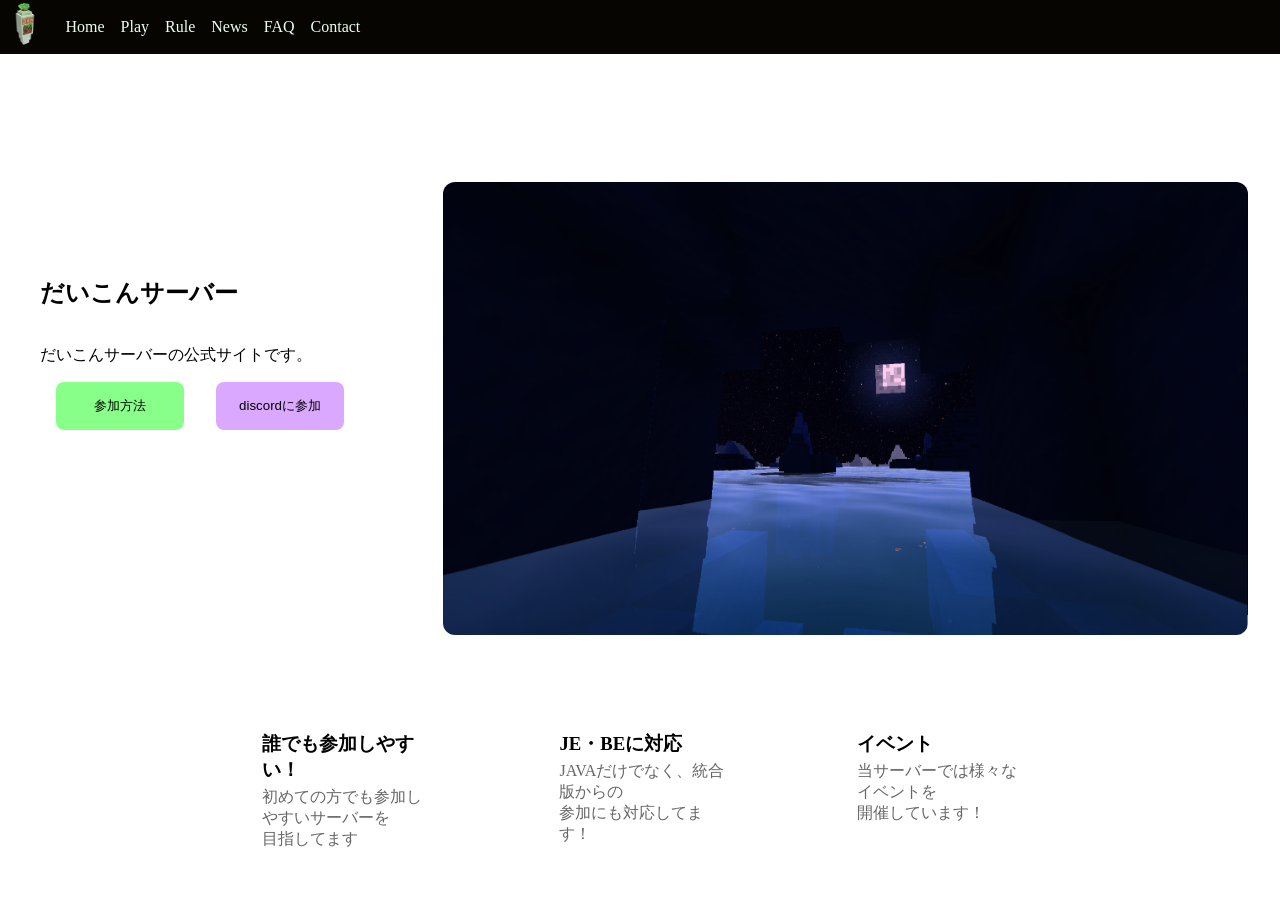
<file: index.html>
<!doctype html>
<html lang="ja">
  <head>
    <meta charset="UTF-8" />
    <meta name="viewport" content="width=device-width, initial-scale=1.0" />
    <title>だいこんさーばー</title>
    <link rel="icon" href="icon.png" type="image/png" />
    <meta property="og:title" content="だいこんサーバー" />
    <meta property="og:description" content="だいこんサーバーの公式サイトです。" />
    <meta property="og:url" content="https://www.daikonsv.mczero.net/" />
    <meta property="og:type" content="website" />
    <link rel="canonical" href="https://www.daikonsv.mczero.net/" />
    <meta
      name="description"
      content="daikonsv - Minecraftサーバーのホームページ"
    />
    <meta name="google-site-verification" content="rvKCU1gNz3Yyw-LfB7QOd2rd1wiA8xljrcsNC6v1JRI" />
    <meta name="twitter:card" content="summary" />
    <link rel="stylesheet" href="/assets/style.css" />
    <script src="assets/script.js" defer></script>
  </head>
  <body>
    <header>
      <button id="hamburger">&#9776;</button>
      <nav id="nav-links">
        <a href="/"><img src="/assets/icon.png" alt="logo" /></a>

        <a href="/">Home</a>
        <a href="/play">Play</a>
        <a href="/rule">Rule</a>
        <a href="/news">News</a>
        <a href="/faq">FAQ</a>
        <a href="/contact">Contact</a>
      </nav>
    </header>
    <main>
      <section class="hero">
        <div class="hero__text">
          <h1>だいこんサーバー</h1>
          <p>だいこんサーバーの公式サイトです。</p>
            <div class="hero_buttons">
            <button class="hero_btn" style="--base: #88ff89" onclick="location.href='play'">参加方法</button>
            <button class="hero_btn" style="--base: #daa9ff" onclick="location.href='contact'">discordに参加</button>
          </div>
        </div>
        <img src="assets/thumbnail.png" alt="" class="hero__img">
      </section>
      <div class="info">
  <div class="info__item">
    <h3>誰でも参加しやすい！</h3>
    <p>初めての方でも参加しやすいサーバーを<br>目指してます</p>
  </div>
  <div class="info__item">
    <h3>JE・BEに対応</h3>
    <p>JAVAだけでなく、統合版からの<br>参加にも対応してます！</p>
  </div>
  <div class="info__item">
    <h3>イベント</h3>
    <p>当サーバーでは様々なイベントを<br>開催しています！</p>
  </div>
</div>
    </main>
    <noscript>
      なんらかのscriptが無効化されているため、不具合が出る場合があります。
    </noscript>
  </body>
</html>
</file>
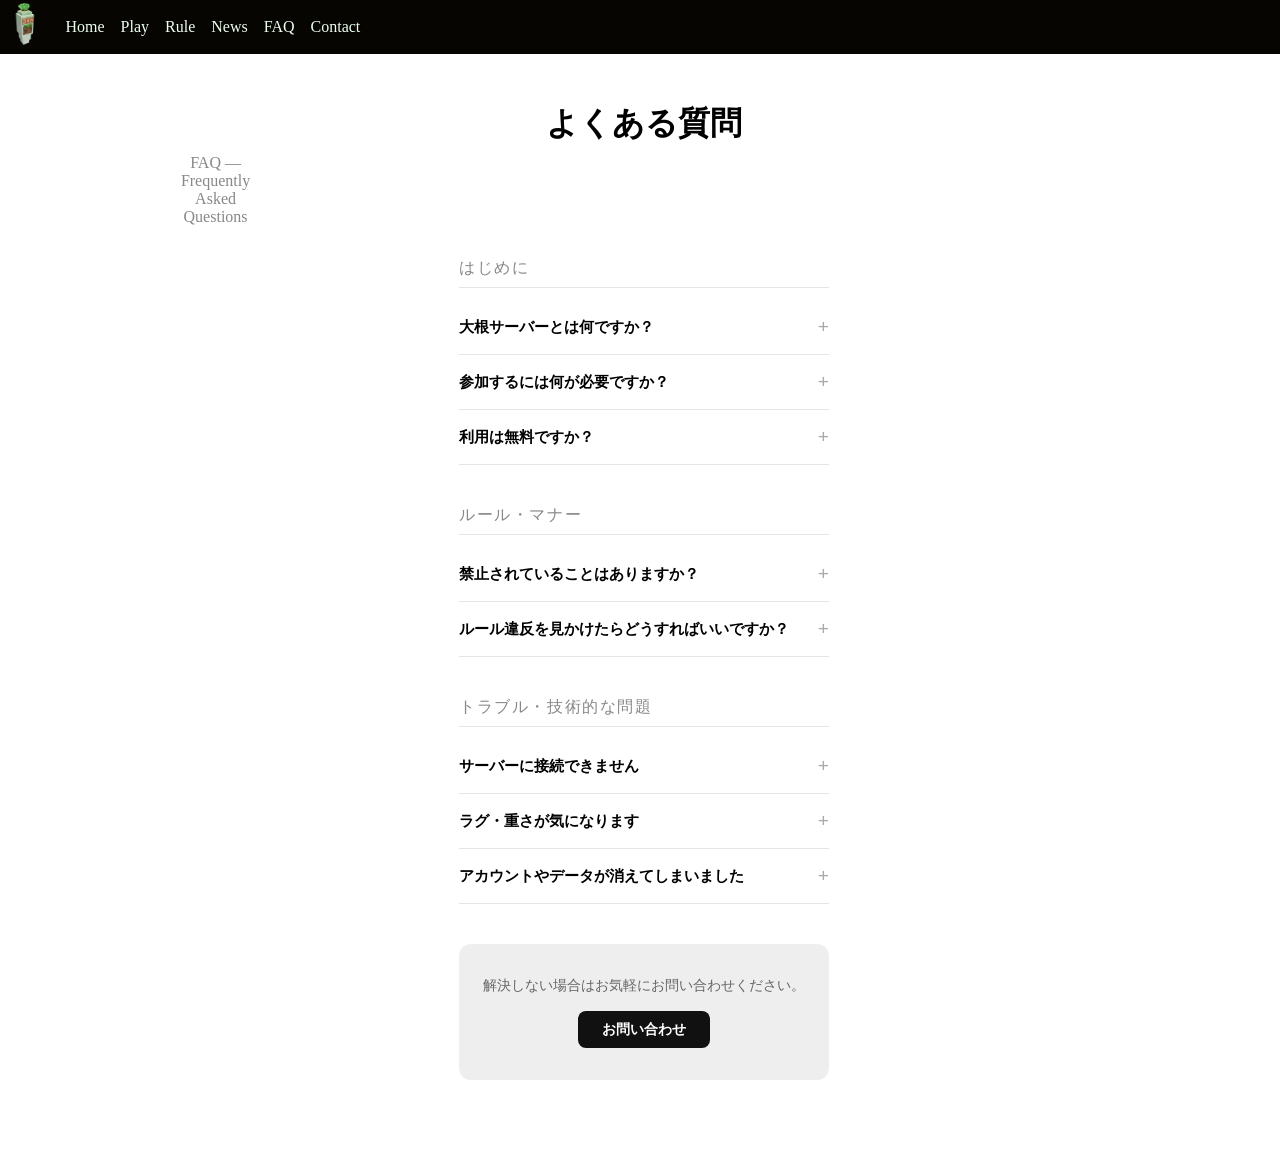
<file: faq.html>
<!doctype html>
<html lang="ja">
  <head>
    <meta charset="UTF-8" />
    <meta name="viewport" content="width=device-width, initial-scale=1.0" />
    <title>FAQ - だいこんさーばー</title>

    <link rel="icon" href="icon.png" type="image/png" />

    <meta property="og:title" content="FAQ - 大根サーバー" />
    <meta property="og:description" content="大根サーバーに関するよくある質問と回答。" />
    <meta property="og:url" content="https://www.daikonsv.mczero.net/faq" />
    <meta property="og:type" content="website" />
    <meta name="twitter:card" content="summary" />

    <link rel="canonical" href="https://www.daikonsv.mczero.net/faq" />
    <meta name="description" content="大根サーバーに関するよくある質問（FAQ）ページです。参加方法やルール、トラブル対応などをまとめています。" />

    <link rel="stylesheet" href="/assets/style.css" />
    <script src="assets/script.js" defer></script>

  </head>
  <body>
    <header>
      <button id="hamburger">&#9776;</button>
      <nav id="nav-links">
        <a href="/"><img src="/assets/icon.png" alt="logo" /></a>
        <a href="/">Home</a>
        <a href="/play">Play</a>
        <a href="/rule">Rule</a>
        <a href="/news">News</a>
        <a href="/faq">FAQ</a>
        <a href="/contact">Contact</a>
      </nav>
    </header>

    <main>
      <div class="faq-hero">
        <h1>よくある質問</h1>
        <p class="info">FAQ — Frequently Asked Questions</p>
      </div>

      <div class="faq-container">

        <div class="faq-section">
          <p class="faq-section-title">はじめに</p>

          <div class="faq-item">
            <button class="faq-question">
              大根サーバーとは何ですか？
              <span class="faq-icon">+</span>
            </button>
            <div class="faq-answer">
              大根サーバーは、みんなで楽しめるゲームサーバーです。ルールに従って参加することで、誰でも無料でプレイできます。詳しくは <a href="/rule">ルールページ</a> をご覧ください。
            </div>
          </div>

          <div class="faq-item">
            <button class="faq-question">
              参加するには何が必要ですか？
              <span class="faq-icon">+</span>
            </button>
            <div class="faq-answer">
              インターネット接続と対応するゲームクライアントがあれば参加できます。詳しい手順は <a href="/play">Playページ</a> に記載しています。
            </div>
          </div>

          <div class="faq-item">
            <button class="faq-question">
              利用は無料ですか？
              <span class="faq-icon">+</span>
            </button>
            <div class="faq-answer">
              はい、基本的に無料でご利用いただけます。一部のコンテンツやサポートについては有料オプションが設けられる可能性がありますが、現在はすべて無料です。
            </div>
          </div>
        </div>

        <div class="faq-section">
          <p class="faq-section-title">ルール・マナー</p>

          <div class="faq-item">
            <button class="faq-question">
              禁止されていることはありますか？
              <span class="faq-icon">+</span>
            </button>
            <div class="faq-answer">
              チート・荒らし・他のプレイヤーへの嫌がらせ・不適切な発言などは禁止されています。違反した場合はBANされることがあります。詳細は <a href="/rule">ルール</a> を必ずお読みください。
            </div>
          </div>

          <div class="faq-item">
            <button class="faq-question">
              ルール違反を見かけたらどうすればいいですか？
              <span class="faq-icon">+</span>
            </button>
            <div class="faq-answer">
              <a href="/contact">お問い合わせページ</a> にある Discord の報告チャンネル(※まだない)からご連絡ください。証拠となるスクリーンショットがあると対応がスムーズです。
            </div>
          </div>
        </div>

        <div class="faq-section">
          <p class="faq-section-title">トラブル・技術的な問題</p>

          <div class="faq-item">
            <button class="faq-question">
              サーバーに接続できません
              <span class="faq-icon">+</span>
            </button>
            <div class="faq-answer">
              まずサーバーが稼働中かどうかを <a href="https://status.daikonsv.mczero.net">Statusページ</a> でご確認ください。それでも繋がらない場合は、ファイアウォールの設定やクライアントのバージョンをご確認ください。
            </div>
          </div>

          <div class="faq-item">
            <button class="faq-question">
              ラグ・重さが気になります
              <span class="faq-icon">+</span>
            </button>
            <div class="faq-answer">
              サーバーは日本国内に設置しています。海外からのアクセスや、ご自身の回線状況によっては遅延が発生することがあります。混雑時間帯を避けるとスムーズにプレイできる場合があります。
            </div>
          </div>

          <div class="faq-item">
            <button class="faq-question">
              アカウントやデータが消えてしまいました
              <span class="faq-icon">+</span>
            </button>
            <div class="faq-answer">
              お手数ですが <a href="/contact">お問い合わせ</a> よりご連絡ください。可能な範囲で調査・対応いたします。なお、不正行為によるBANの場合はデータの復元はできません。
            </div>
          </div>
        </div>

        <div class="faq-contact">
          <p>解決しない場合はお気軽にお問い合わせください。</p>
          <a href="/contact">お問い合わせ</a>
        </div>

      </div>
    </main>

    <noscript>
      なんらかのscriptが無効化されているため、不具合が出る場合があります。
    </noscript>

    <script>
      document.querySelectorAll('.faq-question').forEach(btn => {
        btn.addEventListener('click', () => {
          const item = btn.closest('.faq-item');
          const isOpen = item.classList.contains('open');
          document.querySelectorAll('.faq-item.open').forEach(el => el.classList.remove('open'));
          if (!isOpen) item.classList.add('open');
        });
      });
    </script>
  </body>
</html>
</file>
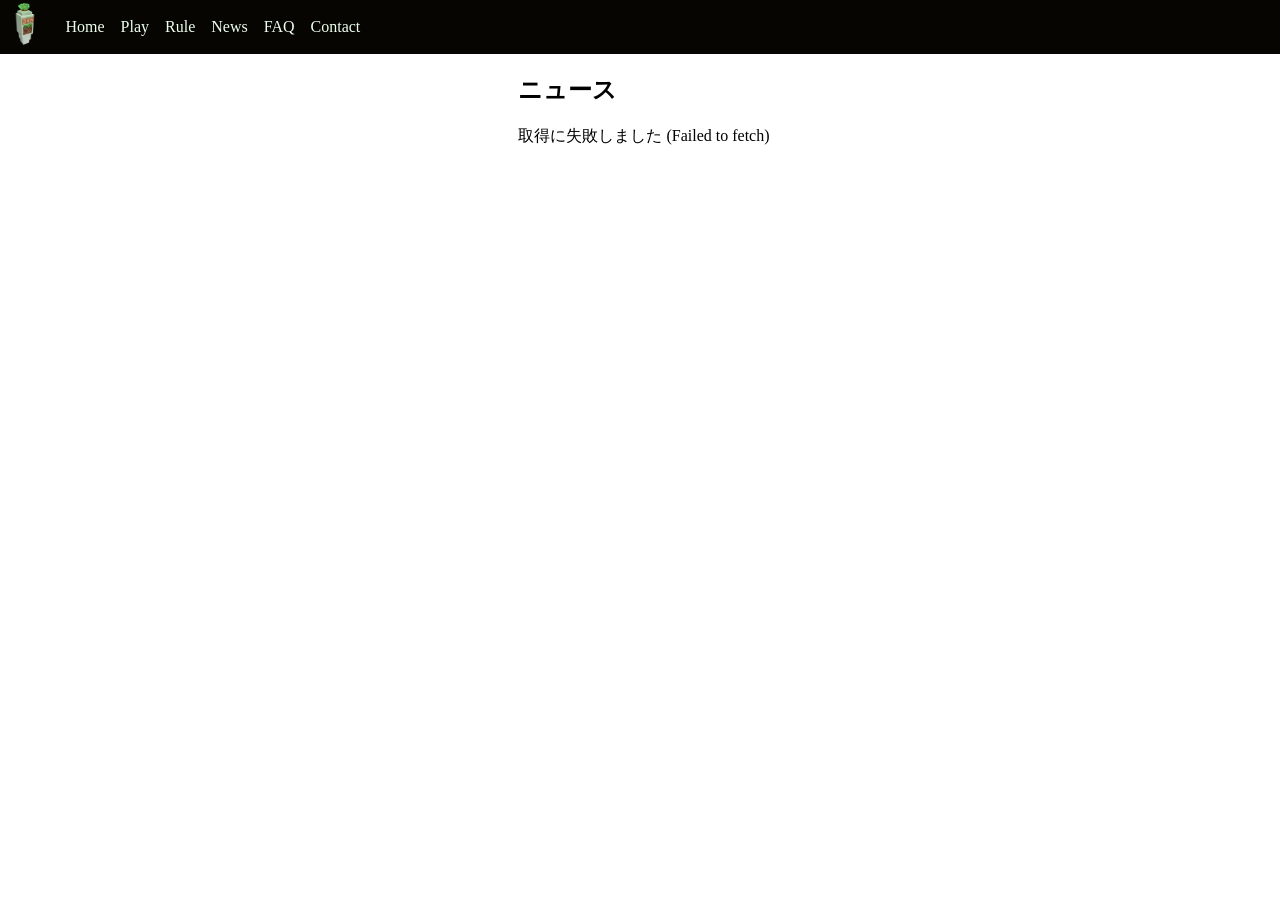
<file: news.html>
<!doctype html>
<html lang="ja">
  <head>
    <meta charset="UTF-8" />
    <meta name="viewport" content="width=device-width, initial-scale=1.0" />
    <title>だいこんさーばー</title>
    <link rel="icon" href="icon.png" type="image/png" />
    <meta property="og:title" content="大根サーバー" />
    <meta property="og:description" content="大根サーバーの公式サイトです。" />
    <meta property="og:url" content="www.daikonsv.mczero.net" />
    <!-- <meta property="og:image" content="https://www.daikonsv.f5.si/daikon.png"> -->
    <meta property="og:type" content="website" />
    <!-- TODO: add a path, add a description -->
    <link rel="canonical" href="https://www.daikonsv.mczero.net/news" />
    <meta name="description" content="ニュース" />

    <meta name="twitter:card" content="summary" />
    <link rel="stylesheet" href="/assets/style.css" />
    <script src="assets/script.js" defer></script>
  </head>
  <body>
    <header>
      <button id="hamburger">&#9776;</button>
      <nav id="nav-links">
        <a href="/"><img src="/assets/icon.png" alt="logo" /></a>

        <a href="/">Home</a>
        <a href="/play">Play</a>
        <a href="/rule">Rule</a>
        <a href="/news">News</a>
        <a href="/faq">FAQ</a>
        <a href="/contact">Contact</a>
      </nav>
    </header>
    <main>
      <section id="news">
        <h1>ニュース</h1>

        <div id="news-list">
          <p>読み込み中...</p>
        </div>
      </section>
    </main>
    <noscript>
      なんらかのscriptが無効化されているため、不具合が出る場合があります。
    </noscript>
  </body>
</html>
</file>
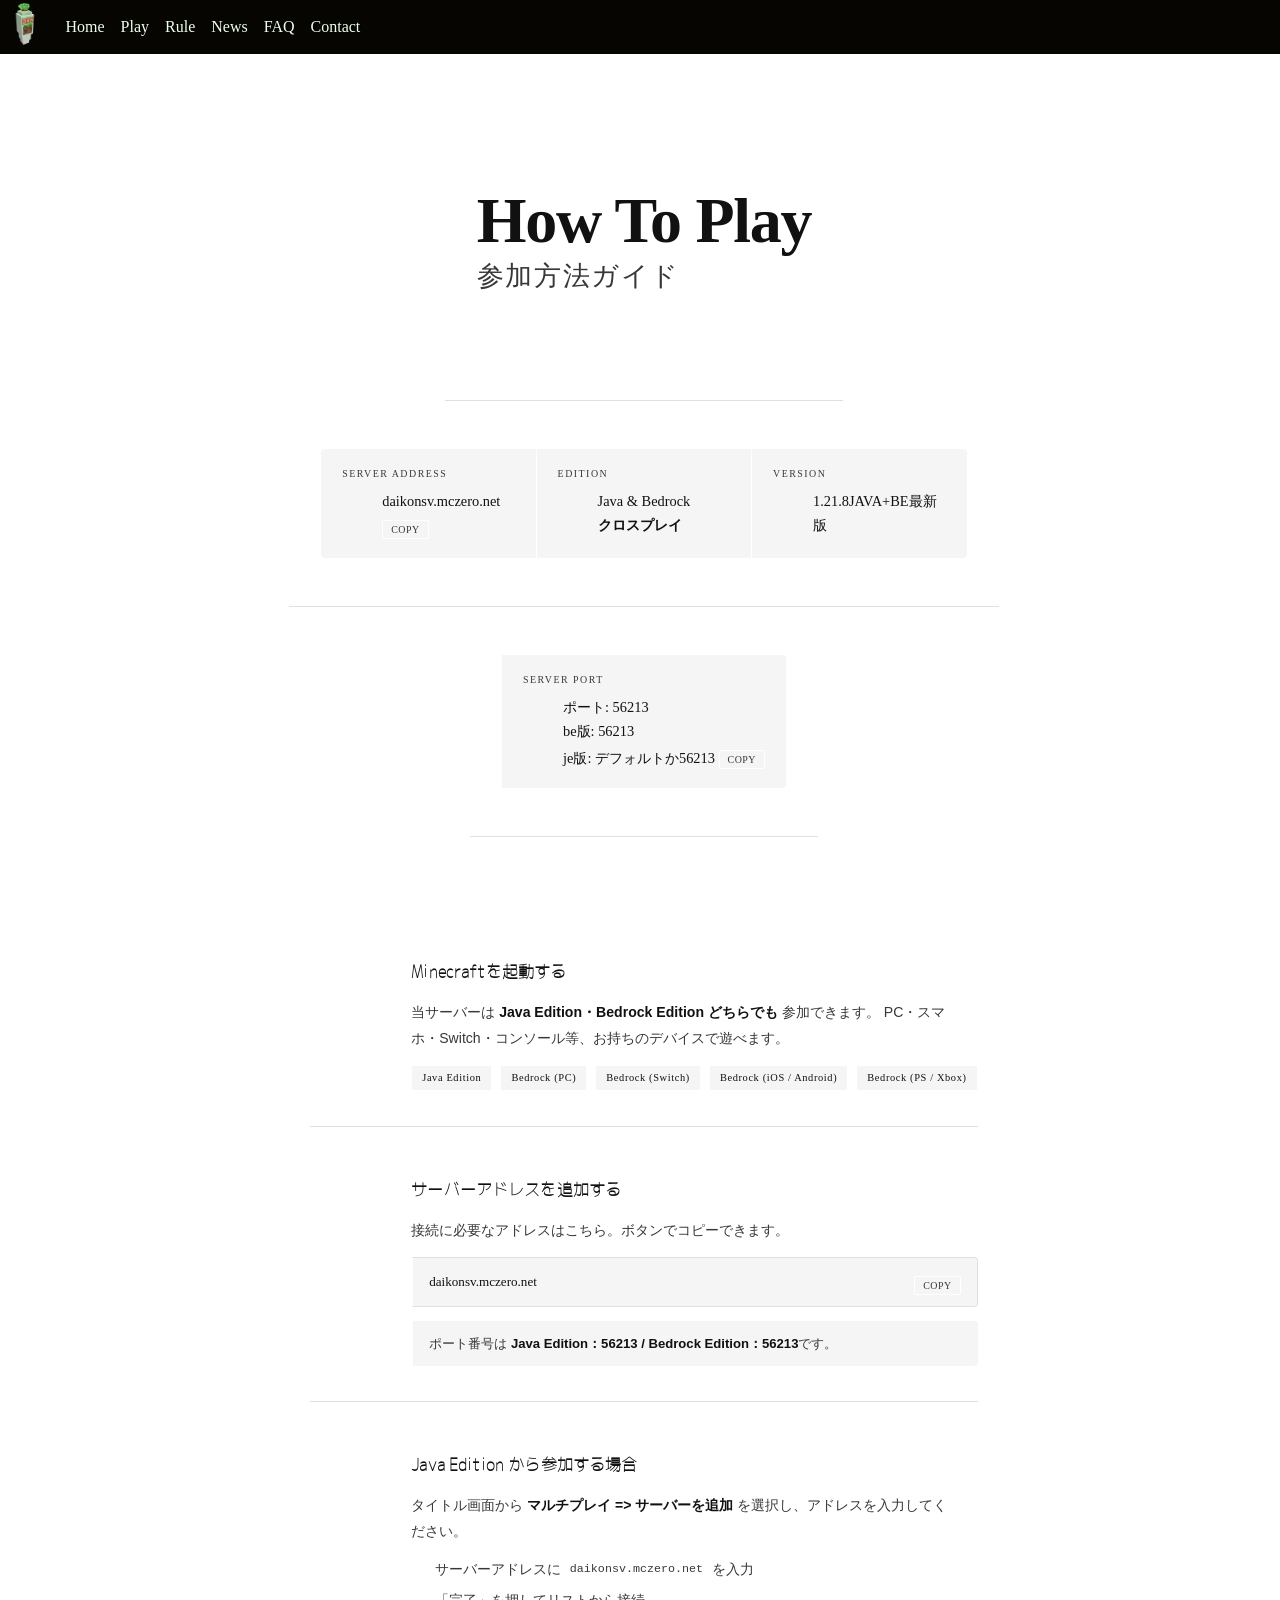
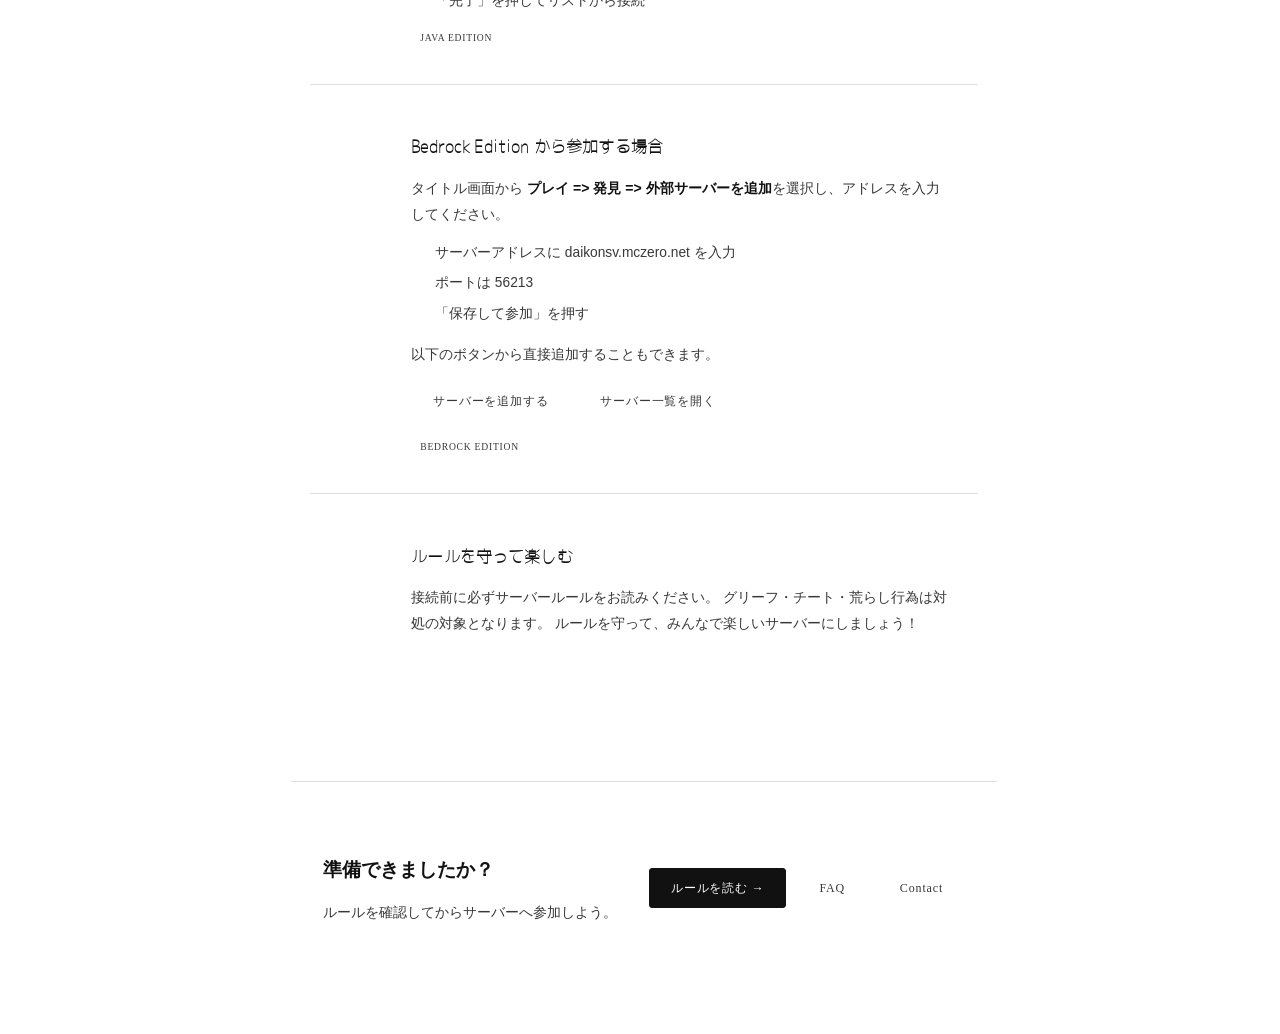
<file: play.html>
<!doctype html>
<html lang="ja">
  <head>
    <meta charset="UTF-8" />
    <meta name="viewport" content="width=device-width, initial-scale=1.0" />
    <title>How To Play — だいこんさーばー</title>
    <link rel="icon" href="/assets/icon.png" type="image/png" />
    <meta property="og:title" content="How To Play | 大根サーバー" />
    <meta
      property="og:description"
      content="大根サーバーへの参加方法を解説します。"
    />
    <meta property="og:url" content="https://www.daikonsv.mczero.net/play" />
    <meta property="og:type" content="website" />
    <meta name="twitter:card" content="summary" />
    <link rel="stylesheet" href="/assets/style.css" />
    <link rel="canonical" href="https://www.daikonsv.mczero.net/play" />
    <meta name="description" content="daikonsvへの参加方法と手順" />

    <script src="/assets/script.js" defer></script>
  </head>
  <body>
    <header>
      <button id="hamburger">&#9776;</button>
      <nav id="nav-links">
        <a href="/"><img src="/assets/icon.png" alt="logo" /></a>
        <a href="/">Home</a>
        <a href="/play">Play</a>
        <a href="/rule">Rule</a>
        <a href="/news">News</a>
        <a href="/faq">FAQ</a>
        <a href="/contact">Contact</a>
      </nav>
    </header>

    <main class="play-page">
      <section class="play-hero">
        <h1>
          How To Play
          <span>参加方法ガイド</span>
        </h1>
      </section>

      <div class="play-info-bar">
        <dl class="play-info-item">
          <dt>Server Address</dt>
          <dd>
            daikonsv.mczero.net
            <button
              class="play-copy-btn"
              onclick="playCopy('daikonsv.mczero.net', this)"
            >
              COPY
            </button>
          </dd>
        </dl>
        <dl class="play-info-item">
          <dt>Edition</dt>
          <dd>Java &amp; Bedrock <br /><b>クロスプレイ</b></dd>
        </dl>
        <dl class="play-info-item">
          <dt>Version</dt>
          <dd>1.21.8JAVA+BE最新版</dd>
        </dl>
      </div>
      <div class="play-info-bar">
        <dl class="play-info-item">
          <dt>Server Port</dt>
          <dd>
            ポート: 56213 <br />
            be版: 56213<br />
            je版: デフォルトか56213
            <button class="play-copy-btn" onclick="playCopy('56213', this)">
              COPY
            </button>
          </dd>
        </dl>
      </div>
      <section class="play-steps">
        <ol class="play-step-list">
          <li class="play-step">
            <div class="play-step-num"></div>
            <div>
              <h2 class="play-step-title">Minecraftを起動する</h2>
              <p class="play-step-desc">
                当サーバーは
                <strong>Java Edition・Bedrock Edition どちらでも</strong>
                参加できます。
                PC・スマホ・Switch・コンソール等、お持ちのデバイスで遊べます。
              </p>
              <div class="play-platform-tags">
                <span class="play-ptag">Java Edition</span>
                <span class="play-ptag">Bedrock (PC)</span>
                <span class="play-ptag">Bedrock (Switch)</span>
                <span class="play-ptag">Bedrock (iOS / Android)</span>
                <span class="play-ptag">Bedrock (PS / Xbox)</span>
              </div>
            </div>
          </li>

          <li class="play-step">
            <div class="play-step-num"></div>
            <div>
              <h2 class="play-step-title">サーバーアドレスを追加する</h2>
              <p class="play-step-desc">
                接続に必要なアドレスはこちら。ボタンでコピーできます。
              </p>
              <div class="play-step-code">
                <span>daikonsv.mczero.net</span>
                <button
                  class="play-copy-btn"
                  onclick="playCopy('daikonsv.mczero.net', this)"
                >
                  COPY
                </button>
              </div>
              <div class="play-step-note">
                ポート番号は
                <strong>Java Edition：56213 / Bedrock Edition：56213</strong
                >です。
              </div>
            </div>
          </li>

          <li class="play-step">
            <div class="play-step-num"></div>
            <div>
              <h2 class="play-step-title">Java Edition から参加する場合</h2>
              <p class="play-step-desc">
                タイトル画面から
                <strong>マルチプレイ =&gt; サーバーを追加</strong>
                を選択し、アドレスを入力してください。
              </p>
              <ul class="play-checklist">
                <li>
                  サーバーアドレスに
                  <code style="font-family: monospace; font-size: 0.85em"
                    >daikonsv.mczero.net</code
                  >
                  を入力
                </li>
                <li>「完了」を押してリストから接続</li>
              </ul>
              <span class="play-badge">JAVA EDITION</span>
            </div>
          </li>

          <li class="play-step">
            <div class="play-step-num"></div>
            <div>
              <h2 class="play-step-title">Bedrock Edition から参加する場合</h2>
              <p class="play-step-desc">
                タイトル画面から
                <strong>プレイ =&gt; 発見 =&gt; 外部サーバーを追加</strong
                >を選択し、アドレスを入力してください。
              </p>
              <ul class="play-checklist">
                <li>サーバーアドレスに daikonsv.mczero.net を入力</li>
                <li>ポートは 56213</li>
                <li>「保存して参加」を押す</li>
              </ul>
              <p class="play-step-desc" style="margin-top: 1rem">
                以下のボタンから直接追加することもできます。
              </p>
              <div
                style="
                  display: flex;
                  flex-wrap: wrap;
                  gap: 0.5rem;
                  margin-top: 0.6rem;
                "
              >
                <a
                  href="minecraft://?addExternalServer=大根サーバー|daikonsv.mczero.net:56213"
                  class="play-btn play-btn-secondary"
                  >サーバーを追加する</a
                >
                <a
                  href="minecraft://openServersTab"
                  class="play-btn play-btn-secondary"
                  >サーバー一覧を開く</a
                >
              </div>
              <span class="play-badge">BEDROCK EDITION</span>
            </div>
          </li>

          <li class="play-step">
            <div class="play-step-num"></div>
            <div>
              <h2 class="play-step-title">ルールを守って楽しむ</h2>
              <p class="play-step-desc">
                接続前に必ずサーバールールをお読みください。
                グリーフ・チート・荒らし行為は対処の対象となります。
                ルールを守って、みんなで楽しいサーバーにしましょう！
              </p>
            </div>
          </li>
        </ol>
      </section>

      <div class="play-cta">
        <div class="play-cta-text">
          <h2>準備できましたか？</h2>
          <p>ルールを確認してからサーバーへ参加しよう。</p>
        </div>
        <div class="play-cta-links">
          <a href="/rule" class="play-btn play-btn-primary">ルールを読む →</a>
          <a href="/faq" class="play-btn play-btn-secondary">FAQ</a>
          <a href="/contact" class="play-btn play-btn-secondary">Contact</a>
        </div>
      </div>
    </main>

    <noscript>
      なんらかのscriptが無効化されているため、不具合が出る場合があります。
    </noscript>

    <script>
      function playCopy(text, btn) {
        navigator.clipboard.writeText(text).then(() => {
          const orig = btn.textContent;
          btn.textContent = "COPIED";
          btn.classList.add("copied");
          setTimeout(() => {
            btn.textContent = orig;
            btn.classList.remove("copied");
          }, 2000);
        });
      }
    </script>
  </body>
</html>
</file>
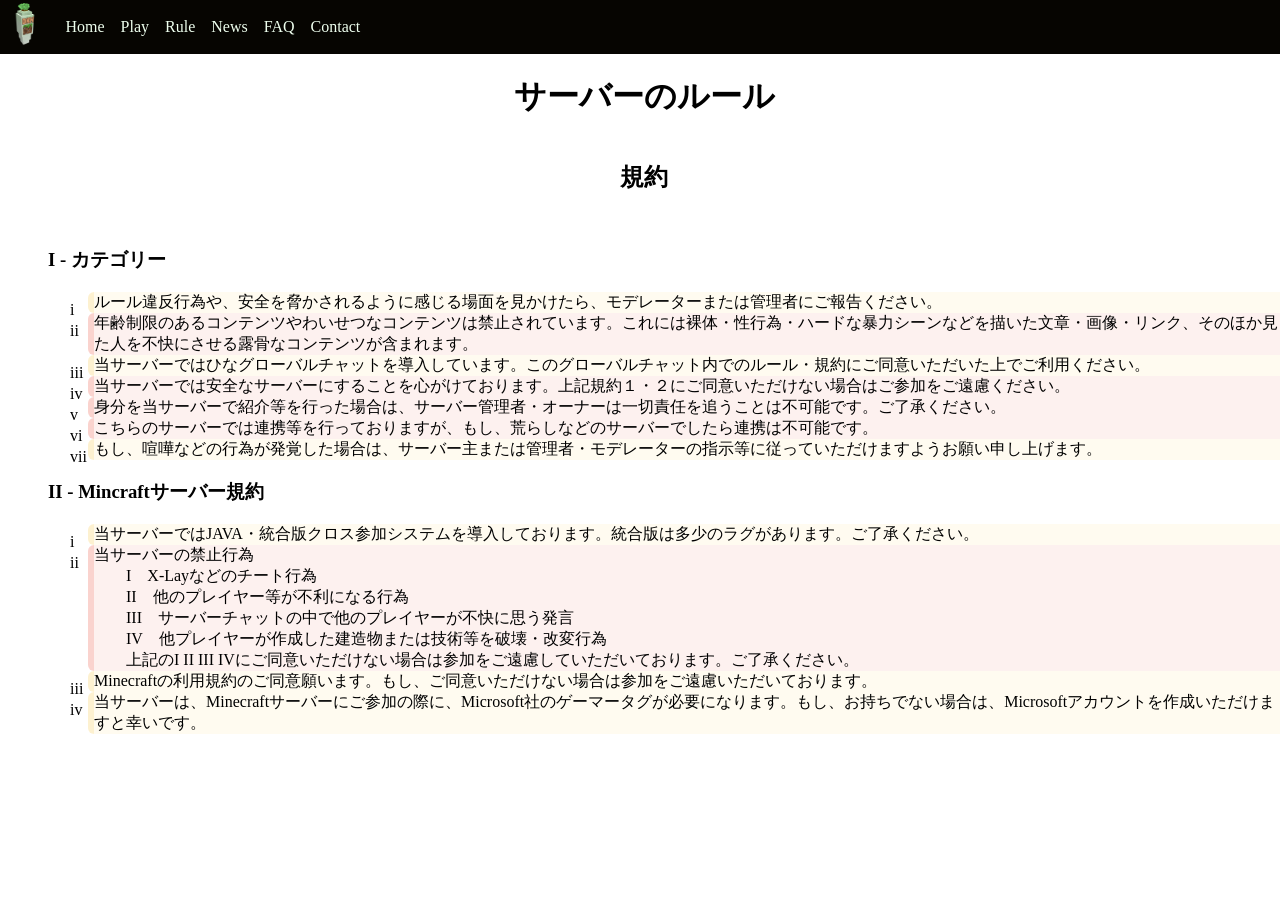
<file: rule.html>
<!doctype html>
<html lang="ja">
  <head>
    <meta charset="UTF-8" />
    <meta name="viewport" content="width=device-width, initial-scale=1.0" />
    <title>だいこんさーばー</title>
    <link rel="icon" href="icon.png" type="image/png" />
    <meta property="og:title" content="だいこんサーバー" />
    <meta property="og:description" content="だいこんサーバーの公式サイトです。" />
    <meta property="og:url" content="https://www.daikonsv.mczero.net/" />
    <!-- <meta property="og:image" content="https://www.daikonsv.f5.si/daikon.png"> -->
    <meta property="og:type" content="website" />
    <link rel="canonical" href="https://www.daikonsv.mczero.net/rule" />
    <meta name="description" content="daikonsvのサーバールール" />
    <meta name="twitter:card" content="summary" />
    <link rel="stylesheet" href="/assets/style.css" />
    <script src="assets/script.js" defer></script>
  </head>
  <body>
    <header>
      <button id="hamburger">&#9776;</button>
      <nav id="nav-links">
        <a href="/"><img src="/assets/icon.png" alt="logo" /></a>

        <a href="/">Home</a>
        <a href="/play">Play</a>
        <a href="/rule">Rule</a>
        <a href="/news">News</a>
        <a href="/faq">FAQ</a>
        <a href="/contact">Contact</a>
      </nav>
    </header>
    <main>
      <h1>サーバーのルール</h1>
      <h2>規約</h2>
      <ul class="rules"></ul>
      <script>
        const rules = [
          {
            cat: "カテゴリー",
            items: [
              {
                k: "ルール違反行為や、安全を脅かされるように感じる場面を見かけたら、モデレーターまたは管理者にご報告ください。",
                t: "warn",
              },
              {
                k: "年齢制限のあるコンテンツやわいせつなコンテンツは禁止されています。これには裸体・性行為・ハードな暴力シーンなどを描いた文章・画像・リンク、そのほか見た人を不快にさせる露骨なコンテンツが含まれます。",
                t: "ban",
              },
              {
                k: "当サーバーではひなグローバルチャットを導入しています。このグローバルチャット内でのルール・規約にご同意いただいた上でご利用ください。",
                t: "warn",
              },
              {
                k: "当サーバーでは安全なサーバーにすることを心がけております。上記規約１・２にご同意いただけない場合はご参加をご遠慮ください。",
                t: "ban",
              },
              {
                k: "身分を当サーバーで紹介等を行った場合は、サーバー管理者・オーナーは一切責任を追うことは不可能です。ご了承ください。",
                t: "ban",
              },
              {
                k: "こちらのサーバーでは連携等を行っておりますが、もし、荒らしなどのサーバーでしたら連携は不可能です。",
                t: "ban",
              },
              {
                k: "もし、喧嘩などの行為が発覚した場合は、サーバー主または管理者・モデレーターの指示等に従っていただけますようお願い申し上げます。",
                t: "warn",
              },
            ],
          },
          {
            cat: "Mincraftサーバー規約",
            items: [
              {
                k: "当サーバーではJAVA・統合版クロス参加システムを導入しております。統合版は多少のラグがあります。ご了承ください。",
                t: "warn",
              },
              {
                k: "当サーバーの禁止行為<br>　　I　X-Layなどのチート行為<br>　　II　他のプレイヤー等が不利になる行為<br>　　III　サーバーチャットの中で他のプレイヤーが不快に思う発言<br>　　IV　他プレイヤーが作成した建造物または技術等を破壊・改変行為<br>　　上記のI II III IVにご同意いただけない場合は参加をご遠慮していただいております。ご了承ください。",
                t: "ban",
              },
              {
                k: "Minecraftの利用規約のご同意願います。もし、ご同意いただけない場合は参加をご遠慮いただいております。",
                t: "warn",
              },
              {
                k: "当サーバーは、Minecraftサーバーにご参加の際に、Microsoft社のゲーマータグが必要になります。もし、お持ちでない場合は、Microsoftアカウントを作成いただけますと幸いです。",
                t: "warn",
              },
            ],
          },
        ];
        const ul = document.querySelector(".rules");

        for (const cat of rules) {
          const catLi = document.createElement("li");
          catLi.className = "cat";
          catLi.innerHTML = `<h3>${cat.cat}</h3>`;

          const innerUl = document.createElement("ul");
          for (const item of cat.items) {
            const li = document.createElement("li");
            li.className = `rule ${"type_" + item.t ?? ""}`.trim();
            li.innerHTML = `
    <span class="k">${item.k}</span>
  `;
            innerUl.appendChild(li);
          }
          catLi.appendChild(innerUl);
          ul.appendChild(catLi);
        }
      </script>
    </main>
    <noscript>
      なんらかのscriptが無効化されているため、不具合が出る場合があります。
    </noscript>
  </body>
</html>
</file>
<file: assets/style.css>
@font-face {
  font-family: "gokuboso";
  src: url("/assets/gokuboso.woff2");
  font-display: swap;
}
:root {
  --c-bg: #ffffff;
  --c-surface: #f5f5f5;
  --c-border: #e0e0e0;
  --c-border-dark: #ffffff;
  --c-text: #111111;
  --c-muted: #383838;
  --c-num: #000000;
  --font-mono: "'Noto Sans'";
  --font-title: "gokuboso";
  --font-body: sans-serif;
  --color-text-primary: hsl(240 6.1% 19.2%);
  --color-text-dark: hsl(240 5.9% 16.7%);
  --color-bg-embed: hsl(0 0% 100%);
  --color-border-embed: hsl(240 4% 60.8% / 0.28);
  --color-border-accent: hsl(214 20.5% 15.3%);
}

.embed-wrapper {
  display: grid;
  grid-auto-flow: row;
  row-gap: 0.25rem;
  padding-block: 0.125rem;
  
}

.embed {
  background: var(--color-bg-embed);
  border: 1px solid var(--color-border-embed);
  border-inline-start: 4px solid var(--color-border-accent);
  border-radius: 4px;
  box-sizing: border-box;
  display: grid;
  /* max-width: max-content; */
  width: 50vw;
}
.hero {
  display: grid;
  grid-template-columns: 1fr 2fr;
  align-items: center;
  padding: 4rem 2rem;
  margin-bottom: 6rem;
}
.hero__text {
  display: grid;
  /* grid-template-columns: 1fr; */
}
.hero_buttons {
  display: flex; 
  /* align-items: center; */
  align-items: flex-start;
  height: 50px;
  padding: 0rem 1rem;
  gap:2em;
}
.hero_btn {
  width: 128px;
  height: 48px;
  --base: #3a7bd5;
  background-color: var(--base);
  border-radius: 8px;
  border: 2px solid transparent;
  transition: background-color 0.3s ease, border-color 0.3s ease;
}
.hero_btn:focus-visible, .hero_btn:hover {
  border: 2px solid #0007;
  background-color: rgb(from var(--base) calc(r + 16) calc(g + 16) calc(b + 16));
}
.hero__img {
  width: 100%;
  border-radius: 12px;
  transform: translateY(4rem); /* 下の余白にはみ出させる */
}

.info {
  display: grid;
  grid-template-columns: repeat(3, 1fr);  /* 3列を均等に */
  width: 60%;
  gap: 8rem;
}

.info__item h3 {
  margin: 0 0 0.25rem;
  font-weight: 700;
}

.info__item p {
  margin: 0;
  color: #666;
}
@media (max-width: 768px) {
  .info__item {
    display: none;
  }
}
.embed-grid {
  display: grid;
  max-width: 516px;
  grid-template-columns: auto;
  grid-template-rows: auto;
  overflow: hidden;
  padding: 0.125rem 1rem 1rem 0.75rem;
}

.embed-margin {
  margin-top: 8px;
}

.embed-title {
  display: inline-block;
  font-size: 1rem;
  font-weight: 600;
  color: var(--color-text-dark);
  grid-column: 1 / 1;
}

.embed-description {
  font-size: 0.875rem;
  font-weight: 400;
  line-height: 1.125rem;
  white-space: pre-line;
  color: var(--color-text-primary);
  grid-column: 1 / 1;
}

.embed-footer {
  display: flex;
  align-items: center;
  grid-area: auto / 1 / auto / 1;
}

.embed-footer-icon {
  border-radius: 50%;
  width: 20px;
  height: 20px;
  object-fit: contain;
  margin-inline-end: 8px;
}

.embed-footer-text {
  font-size: 0.75rem;
  font-weight: 500;
  line-height: 1rem;
  color: var(--color-text-primary);
}

.embed-footer-sep {
  display: inline-block;
  font-weight: 500;
  margin: 0 4px;
  color: var(--color-text-primary);
}

.info {
  font: var(--font-mono);
}
.faq-hero {
  padding: 3rem 1.5rem 2rem;
  text-align: center;
}

.faq-hero h1 {
  font-size: 2rem;
  font-weight: 700;
  margin: 0 0 0.5rem;
}

.faq-hero p {
  color: #888;
  font-size: 1rem;
  margin: 0;
}

.faq-container {
  max-width: 720px;
  margin: 0 auto;
  padding: 0 1.5rem 4rem;
}

.faq-section {
  margin-bottom: 2.5rem;
}

.faq-section-title {
  font-size: 0.75rem;
  font-weight: 700;
  font: var(--font-mono);
  letter-spacing: 0.1em;
  text-transform: uppercase;
  color: #888;
  margin: 0 0 0.75rem;
  padding-bottom: 0.5rem;
  border-bottom: 1px solid #e5e5e5;
}

.faq-item {
  border-bottom: 1px solid #e5e5e5;
}

.faq-question {
  width: 100%;
  background: none;
  border: none;
  padding: 1rem 0;
  text-align: left;
  font-size: 0.95rem;
  font-weight: 600;
  cursor: pointer;
  display: flex;
  justify-content: space-between;
  align-items: center;
  gap: 1rem;
  color: inherit;
}

.faq-question:hover {
  opacity: 0.7;
}

.faq-icon {
  flex-shrink: 0;
  font-size: 1.2rem;
  font-weight: 300;
  color: #aaa;
  transition: transform 0.2s ease;
}

.faq-item.open .faq-icon {
  transform: rotate(45deg);
}

.faq-answer {
  display: none;
  padding: 0 0 1rem;
  font-size: 0.9rem;
  line-height: 1.7;
  color: #555;
}

.faq-item.open .faq-answer {
  display: block;
}

.faq-answer a {
  color: inherit;
  text-decoration: underline;
}

.faq-contact {
  text-align: center;
  padding: 2rem 1.5rem;
  background: #0001;
  border-radius: 12px;
  margin-top: 1rem;
}

.faq-contact p {
  margin: 0 0 1rem;
  font-size: 0.9rem;
  color: #666;
}

.faq-contact a {
  display: inline-block;
  padding: 0.6rem 1.5rem;
  background: #111;
  color: #fff;
  border-radius: 8px;
  text-decoration: none;
  font-size: 0.875rem;
  font-weight: 600;
}

.faq-contact a:hover {
  opacity: 0.8;
}
body {
  height: 100vh;
  margin: 0;
}

* {
  box-sizing: border-box;
}
main {
  padding-left: 8px;
  display: flex;
  flex-direction: column;
  align-items: center;
  padding-bottom: 16px;
  margin: 0 auto;
}
ul.rules ul {
  list-style: none;
}

li.cat {
  counter-increment: cat-counter;
  list-style: none;
}

li.cat h3::before {
  content: counter(cat-counter, upper-roman) " - ";
}

ul.rules ul {
  counter-reset: rule-counter;
  list-style: none;
  padding-left: 2.5em;
}

ul.rules ul li {
  position: relative;
}

ul.rules ul li::before {
  counter-increment: rule-counter;
  content: counter(rule-counter, lower-roman) "";
  position: absolute;
  left: -1.5em;
  top: 0.5lh;
}
li.type_warn,
li.type_ban {
  border-left-width: 6px;
  border-left-style: solid;
  border-radius: 6px 0 0 6px;
  width: 100%;
}

li.type_warn {
  border-left-color: #f5c5422f;
  background-color: rgba(245, 197, 66, 0.08);
}

li.type_ban {
  border-left-color: #e74c3c2f;
  background-color: rgba(231, 76, 60, 0.08);
}
#nav-links img {
  height: 5.5vh;
  min-height: 25px;
  width: auto;
}

#nav-links a {
  color: #eeffee;
  text-decoration: none;
}

#hamburger {
  display: none;
  background: none;
  border: none;
  /* color: #eeffee; */
  font-size: 24px;
  cursor: pointer;
}

#nav-links {
  background-color: #060501;
  display: flex;
  gap: 16px;
  min-height: 30px;
  align-items: center;
  height: 6vh;
  transition: transform 0.3s ease;
}
header {
  position: fixed;
  top: 0;
  width: 100%;
  z-index: 50;
}

.play-page {
  background: var(--c-bg);
  color: var(--c-text);
  font-family: var(--font-body);
  font-weight: 300;
  line-height: 1.7;
}
/* hero */
.play-hero {
  padding: 5rem 2rem 3.5rem;
  max-width: 860px;
  margin: 0 auto;
  border-bottom: 1px solid var(--c-border);
}
.play-hero-label {
  font-family: var(--font-mono);
  font-size: 0.68rem;
  letter-spacing: 0.2em;
  color: var(--c-muted);
  text-transform: uppercase;
  margin-bottom: 1.2rem;
}
.play-hero h1 {
  font-family: var(--font-mono);
  font-size: clamp(2.2rem, 6vw, 4rem);
  font-weight: 700;
  letter-spacing: -0.02em;
  line-height: 1.05;
  color: var(--c-text);
}
.play-hero h1 span {
  display: block;
  font-size: 0.42em;
  font-weight: 400;
  color: var(--c-muted);
  letter-spacing: 0.06em;
  margin-top: 0.5rem;
  font-family: var(--font-body);
}
/* info bar */
.play-info-bar {
  max-width: 860px;
  margin: 0 auto;
  padding: 2rem 2rem;
  display: flex;
  gap: 1px;
  border-bottom: 1px solid var(--c-border);
}
.play-info-item {
  flex: 1;
  background: var(--c-surface);
  padding: 1.1rem 1.3rem;
}
.play-info-item:first-child {
  border-radius: 4px 0 0 4px;
}
.play-info-item:last-child {
  border-radius: 0 4px 4px 0;
}
.play-info-item dt {
  font-family: var(--font-mono);
  font-size: 0.62rem;
  letter-spacing: 0.15em;
  color: var(--c-muted);
  text-transform: uppercase;
  margin-bottom: 0.35rem;
}
.play-info-item dd {
  font-family: var(--font-mono);
  font-size: 0.9rem;
  color: var(--c-text);
  word-break: break-all;
}
.play-copy-btn {
  background: none;
  border: 1px solid var(--c-border-dark);
  color: var(--c-muted);
  font-family: var(--font-mono);
  font-size: 0.62rem;
  padding: 3px 8px;
  border-radius: 2px;
  cursor: pointer;
  margin-top: 0.4rem;
  display: inline-block;
  transition: all 0.2s;
  letter-spacing: 0.05em;
}
.play-copy-btn:hover {
  color: var(--c-text);
  border-color: var(--c-text);
}
.play-copy-btn.copied {
  color: #aaa;
  border-color: #ccc;
}
/* badge */
.play-badge {
  display: inline-block;
  font-family: var(--font-mono);
  font-size: 0.6rem;
  letter-spacing: 0.08em;
  border: 1px solid var(--c-border-dark);
  color: var(--c-muted);
  padding: 2px 8px;
  border-radius: 2px;
  margin-top: 0.9rem;
}
/* steps */
.play-steps {
  max-width: 860px;
  margin: 0 auto;
  padding: 3.5rem 2rem 5rem;
}
.play-sec-header {
  display: flex;
  align-items: baseline;
  gap: 1rem;
  margin-bottom: 2.5rem;
  border-bottom: 1px solid var(--c-border);
  padding-bottom: 1.2rem;
}
.play-sec-num {
  font-family: var(--font-mono);
  font-size: 0.68rem;
  color: var(--c-muted);
  letter-spacing: 0.1em;
}
.play-sec-title {
  font-family: var(--font-title);
  font-size: 0.82rem;
  font-weight: 700;
  letter-spacing: 0.1em;
  color: var(--c-text);
  /* text-transform: uppercase; */
}
.play-step-list {
  display: flex;
  flex-direction: column;
  list-style: none;
  padding: 0;
}
.play-step {
  display: grid;
  grid-template-columns: 72px 1fr;
  border-bottom: 1px solid var(--c-border);
  padding: 2.2rem 0;
  gap: 1.8rem;
}
.play-step:last-child {
  border-bottom: none;
}
.play-step-num {
  font-family: var(--font-mono);
  font-size: 2.8rem;
  font-weight: 700;
  color: var(--c-num);
  line-height: 1;
  padding-top: 4px;
  user-select: none;
  transition: color 0.3s;
}
.play-step:hover .play-step-num {
  color: #ccc;
}
.play-step-title {
  font-family: var(--font-title);
  font-size: 1rem;
  font-weight: 700;
  color: var(--c-text);
  margin-bottom: 0.6rem;
  letter-spacing: 0.01em;
}
.play-step-desc {
  font-size: 0.88rem;
  color: var(--c-muted);
  line-height: 1.85;
  max-width: 540px;
}
.play-step-desc strong {
  color: var(--c-text);
  font-weight: 700;
}
.play-step-code {
  font-family: var(--font-mono);
  font-size: 0.82rem;
  background: var(--c-surface);
  border: 1px solid var(--c-border);
  border-left: 2px solid var(--c-border-dark);
  padding: 0.7rem 1rem;
  margin-top: 0.9rem;
  border-radius: 0 4px 4px 0;
  color: var(--c-text);
  display: flex;
  align-items: center;
  justify-content: space-between;
  gap: 1rem;
}
.play-step-note {
  margin-top: 0.9rem;
  padding: 0.7rem 1rem;
  background: var(--c-surface);
  border-left: 2px solid var(--c-border-dark);
  font-size: 0.82rem;
  color: var(--c-muted);
  border-radius: 0 4px 4px 0;
}
.play-step-note strong {
  color: var(--c-text);
  font-weight: 700;
}
/* checklist */
.play-checklist {
  list-style: none;
  padding: 0;
  margin-top: 0.8rem;
  display: flex;
  flex-direction: column;
  gap: 0.45rem;
}
.play-checklist li {
  font-size: 0.86rem;
  color: var(--c-muted);
  display: flex;
  align-items: center;
  gap: 0.55rem;
}
.play-checklist li::before {
  content: "";
  width: 13px;
  height: 13px;
  border: 1px solid var(--c-border-dark);
  border-radius: 2px;
  flex-shrink: 0;
}
/* platform tags */
.play-platform-tags {
  display: flex;
  flex-wrap: wrap;
  gap: 0.5rem;
  margin-top: 0.9rem;
}
.play-ptag {
  font-family: var(--font-mono);
  font-size: 0.65rem;
  letter-spacing: 0.06em;
  border: 1px solid var(--c-border-dark);
  color: var(--c-text);
  background: var(--c-surface);
  padding: 3px 10px;
  border-radius: 2px;
}
/* cta */
.play-cta {
  border-top: 1px solid var(--c-border);
  max-width: 860px;
  margin: 0 auto;
  padding: 3.5rem 2rem 5rem;
  display: flex;
  align-items: center;
  justify-content: space-between;
  gap: 2rem;
  flex-wrap: wrap;
}
.play-cta-text h2 {
  font-family: var(--font-mono);
  font-size: 1.2rem;
  font-weight: 700;
  color: var(--c-text);
  margin-bottom: 0.35rem;
}
.play-cta-text p {
  font-size: 0.86rem;
  color: var(--c-muted);
}
.play-cta-links {
  display: flex;
  gap: 0.7rem;
  flex-wrap: wrap;
}
.play-btn {
  font-family: var(--font-mono);
  font-size: 0.75rem;
  letter-spacing: 0.07em;
  padding: 0.55rem 1.3rem;
  border-radius: 3px;
  cursor: pointer;
  text-decoration: none;
  transition: all 0.2s;
  display: inline-block;
}
.play-btn-primary {
  background: #111;
  color: #fff;
  border: 1px solid #111;
}
.play-btn-primary:hover {
  background: #333;
  border-color: #333;
}
.play-btn-secondary {
  background: transparent;
  color: var(--c-muted);
  border: 1px solid var(--c-border-dark);
}
.play-btn-secondary:hover {
  color: var(--c-text);
  border-color: var(--c-text);
}
@media (min-width: 600px) {
  main {
    padding-top: 6vh;
  }
}
@media (max-width: 600px) {
  #hamburger {
    display: block;
    position: fixed;
    /* margin-top: -2vh; */
    top: 8px;
    left: 8px;
    /* position: relative; */
    z-index: 100;
    transition:
      color 0.3s ease,
      margin-right 0.3s ease;
  }
  #hamburger.open {
    color: #eeffee;
    margin-right: 20px;
  }
  .play-info-bar {
    flex-direction: column;
    gap: 1px;
  }
  .play-info-item:first-child {
    border-radius: 4px 4px 0 0;
  }
  .play-info-item:last-child {
    border-radius: 0 0 4px 4px;
  }
  .play-step {
    grid-template-columns: 44px 1fr;
    gap: 1rem;
  }
  .play-step-num {
    font-size: 2rem;
  }
  .play-cta {
    flex-direction: column;
    align-items: flex-start;
  }
  main.open {
    margin-left: 220px;
  }
  main {
    transition: margin-left 0.3s ease;
  }
  #nav-links {
    position: fixed;
    top: 0;
    left: 0;
    height: 100vh;
    /* position: fixed; */
    width: 200px;
    z-index: 99;
    background-color: #060501;
    flex-direction: column;
    padding: 60px 16px;
    transform: translateX(-100%);
  }

  #nav-links.open {
    transform: translateX(0);
  }
}

/* liquid */

/* Liquid glass effect class */
.glass {
  position: relative;
  background: rgba(255, 255, 255, 0.15);
  backdrop-filter: blur(2px) saturate(180%);
  border: 0.0625rem solid rgba(255, 255, 255, 0.8);
  border-radius: 2rem;
  padding: 1.25rem;
  box-shadow:
    0 8px 32px rgba(31, 38, 135, 0.2),
    inset 0 4px 20px rgba(255, 255, 255, 0.3);
}

.glass::after {
  content: "";
  position: absolute;
  top: 0;
  left: 0;
  width: 100%;
  height: 100%;
  background: rgba(255, 255, 255, 0.1);
  border-radius: 2rem;
  backdrop-filter: blur(1px);
  box-shadow:
    inset -10px -8px 0px -11px rgba(255, 255, 255, 1),
    inset 0px -9px 0px -8px rgba(255, 255, 255, 1);
  opacity: 0.6;
  z-index: -1;
  filter: blur(1px) drop-shadow(10px 4px 6px black) brightness(115%);
  pointer-events: none;
}

.icon {
  position: relative;
  width: 2.5rem;
  height: 2.5rem;
  border-radius: 0.625rem;
  display: flex;
  align-items: center;
  justify-content: center;
  font-size: 1.25rem;
}

.icon::after {
  border-radius: 0.625rem;
}

.card-title {
  font-size: 1.5rem;
  font-weight: 600;
  color: white;
  margin: 0;
}

.card-subtitle {
  font-size: 1.1rem;
  color: white;
  margin: 0.3125rem 0 0 0;
}

.card-content {
  color: white;
  line-height: 1.6;
}

.btn-glass {
  position: relative;
  color: white;
  padding: 0.75rem 1.5rem;
  border-radius: 0.75rem;
  cursor: pointer;
  transition: all 0.3s ease;
  margin-top: 0.9375rem;
  display: inline-block;
  text-decoration: none;
}

.btn-glass::after {
  border-radius: 0.75rem;
}

.btn-glass:hover {
  background: rgba(255, 255, 255, 0.3);
  transform: scale(1.05);
}
</file>
